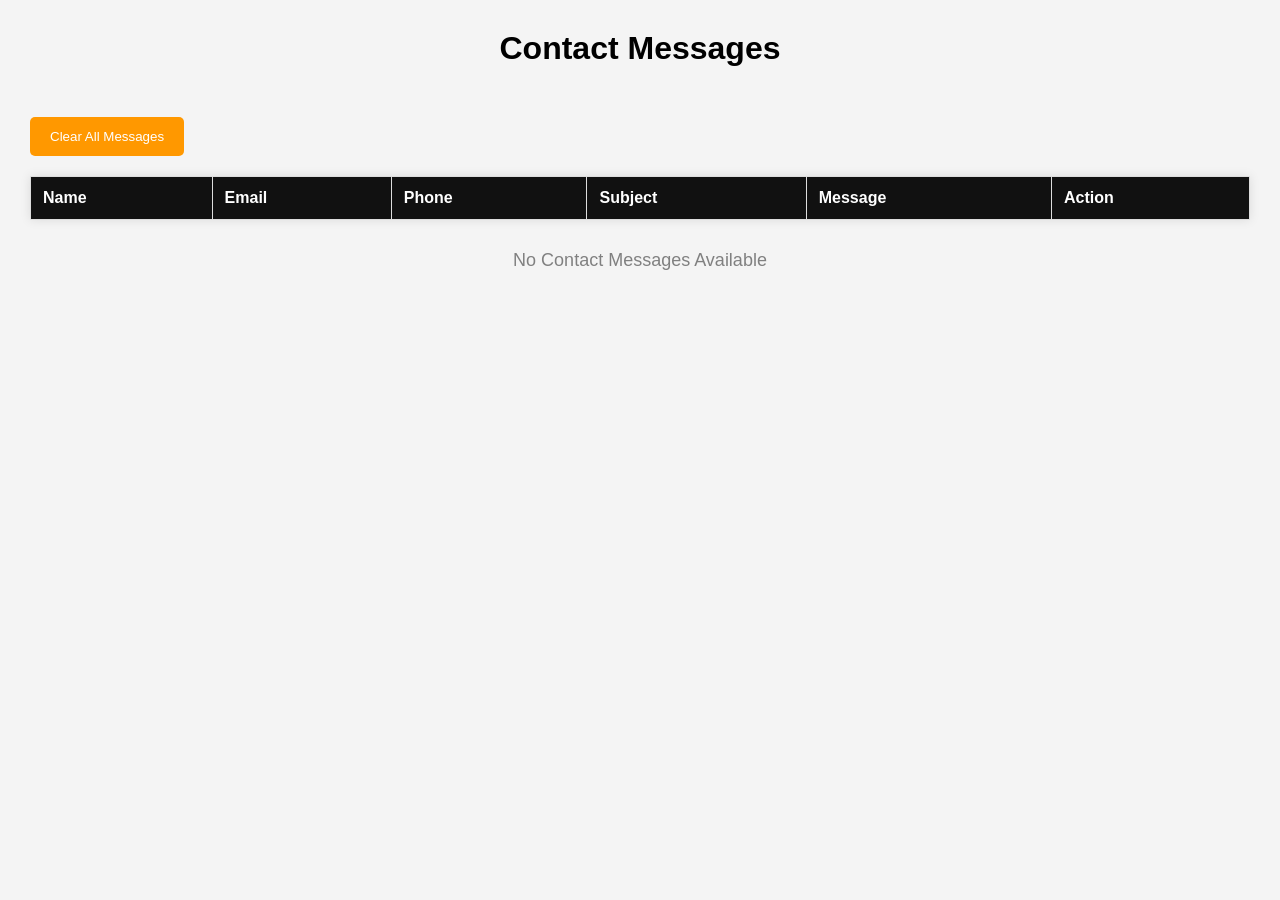
<file: admin.html>
<!DOCTYPE html>
<html lang="en">
<head>
    <meta charset="UTF-8">
    <meta name="viewport" content="width=device-width, initial-scale=1.0">
    <title>Admin - Contact Messages</title>

    <style>
        *{
            margin:0;
            padding:0;
            box-sizing:border-box;
            font-family:Arial, Helvetica, sans-serif;
        }

        body{
            background:#f4f4f4;
            padding:30px;
        }

        h1{
            text-align:center;
            margin-bottom:30px;
        }

        table{
            width:100%;
            border-collapse:collapse;
            background:white;
            box-shadow:0 0 10px rgba(0,0,0,.1);
        }

        th,td{
            border:1px solid #ddd;
            padding:12px;
            text-align:left;
        }

        th{
            background:#111;
            color:white;
        }

        tr:nth-child(even){
            background:#f9f9f9;
        }

        .delete-btn{
            background:red;
            color:white;
            border:none;
            padding:8px 12px;
            cursor:pointer;
            border-radius:5px;
        }

        .clear-btn{
            margin:20px 0;
            padding:12px 20px;
            background:#ff9800;
            color:white;
            border:none;
            border-radius:5px;
            cursor:pointer;
        }

        .no-data{
            text-align:center;
            margin-top:30px;
            font-size:18px;
            color:gray;
        }
    </style>
</head>

<body>

<h1>Contact Messages</h1>

<button class="clear-btn" onclick="clearMessages()">
    Clear All Messages
</button>

<table id="messageTable">
    <thead>
        <tr>
            <th>Name</th>
            <th>Email</th>
            <th>Phone</th>
            <th>Subject</th>
            <th>Message</th>
            <th>Action</th>
        </tr>
    </thead>

    <tbody id="messageBody">

    </tbody>

</table>

<p id="emptyMessage" class="no-data"></p>

<script>

let messages = JSON.parse(localStorage.getItem("contactMessages")) || [];

const tableBody = document.getElementById("messageBody");
const emptyMessage = document.getElementById("emptyMessage");

function loadMessages(){

    tableBody.innerHTML="";

    if(messages.length===0){

        emptyMessage.innerHTML="No Contact Messages Available";
        return;
    }

    emptyMessage.innerHTML="";

    messages.forEach((msg,index)=>{

        tableBody.innerHTML+=`
        <tr>

            <td>${msg.name}</td>
            <td>${msg.email}</td>
            <td>${msg.phone}</td>
            <td>${msg.subject}</td>
            <td>${msg.message}</td>

            <td>
                <button class="delete-btn"
                onclick="deleteMessage(${index})">
                Delete
                </button>
            </td>

        </tr>
        `;
    });

}

function deleteMessage(index){

    messages.splice(index,1);

    localStorage.setItem(
        "contactMessages",
        JSON.stringify(messages)
    );

    loadMessages();

}

function clearMessages(){

    if(confirm("Delete all messages?")){

        localStorage.removeItem("contactMessages");

        messages=[];

        loadMessages();

    }

}

loadMessages();

</script>

</body>
</html>
</file>
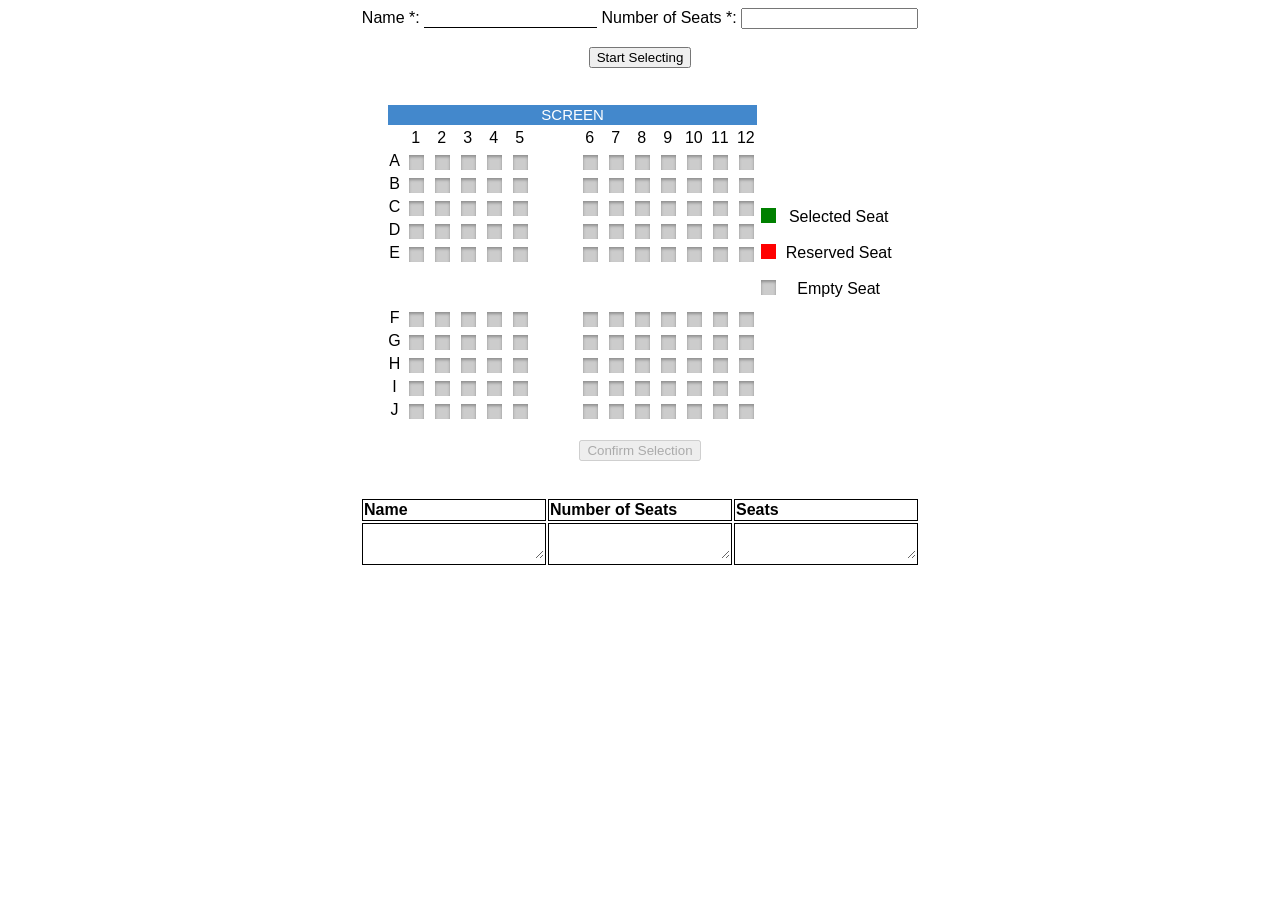
<file: booking.html>
<!DOCTYPE html>
<html lang="en">

<head>
    <meta charset="UTF-8">
    <meta http-equiv="X-UA-Compatible" content="IE=edge">
    <meta name="viewport" content="width=device-width, initial-scale=1.0">
    <title>Movie Theater Booking App</title>
    <link rel="stylesheet" href="css/booking.css">
</head>

<body onload="onLoaderFunc()">

    <div class="inputForm">
        <center>
            Name *: <input type="text" id="Username" required>
            Number of Seats *: <input type="number" id="Numseats" required>
            <br /><br />
            <button onclick="takeData()">Start Selecting</button>
        </center>
    </div>

    <div class="seatStructure">
        <center>

            <table id="seatsBlock">
                <p id="notification"></p>
                <tr>
                    <td colspan="14">
                        <div class="screen">SCREEN</div>
                    </td>
                    <td rowspan="20">
                        <div class="smallBox greenBox">Selected Seat</div> <br />
                        <div class="smallBox redBox">Reserved Seat</div><br />
                        <div class="smallBox emptyBox">Empty Seat</div><br />
                    </td>

                    <br />
                </tr>

                <tr>
                    <td></td>
                    <td>1</td>
                    <td>2</td>
                    <td>3</td>
                    <td>4</td>
                    <td>5</td>
                    <td></td>
                    <td>6</td>
                    <td>7</td>
                    <td>8</td>
                    <td>9</td>
                    <td>10</td>
                    <td>11</td>
                    <td>12</td>
                </tr>

                <tr>
                    <td>A</td>
                    <td><input type="checkbox" class="seats" value="A1"></td>
                    <td><input type="checkbox" class="seats" value="A2"></td>
                    <td><input type="checkbox" class="seats" value="A3"></td>
                    <td><input type="checkbox" class="seats" value="A4"></td>
                    <td><input type="checkbox" class="seats" value="A5"></td>
                    <td class="seatGap"></td>
                    <td><input type="checkbox" class="seats" value="A6"></td>
                    <td><input type="checkbox" class="seats" value="A7"></td>
                    <td><input type="checkbox" class="seats" value="A8"></td>
                    <td><input type="checkbox" class="seats" value="A9"></td>
                    <td><input type="checkbox" class="seats" value="A10"></td>
                    <td><input type="checkbox" class="seats" value="A11"></td>
                    <td><input type="checkbox" class="seats" value="A12"></td>
                </tr>

                <tr>
                    <td>B</td>
                    <td><input type="checkbox" class="seats" value="B1"></td>
                    <td><input type="checkbox" class="seats" value="B2"></td>
                    <td><input type="checkbox" class="seats" value="B3"></td>
                    <td><input type="checkbox" class="seats" value="B4"></td>
                    <td><input type="checkbox" class="seats" value="B5"></td>
                    <td></td>
                    <td><input type="checkbox" class="seats" value="B6"></td>
                    <td><input type="checkbox" class="seats" value="B7"></td>
                    <td><input type="checkbox" class="seats" value="B8"></td>
                    <td><input type="checkbox" class="seats" value="B9"></td>
                    <td><input type="checkbox" class="seats" value="B10"></td>
                    <td><input type="checkbox" class="seats" value="B11"></td>
                    <td><input type="checkbox" class="seats" value="B12"></td>
                </tr>

                <tr>
                    <td>C</td>
                    <td><input type="checkbox" class="seats" value="C1"></td>
                    <td><input type="checkbox" class="seats" value="C2"></td>
                    <td><input type="checkbox" class="seats" value="C3"></td>
                    <td><input type="checkbox" class="seats" value="C4"></td>
                    <td><input type="checkbox" class="seats" value="C5"></td>
                    <td></td>
                    <td><input type="checkbox" class="seats" value="C6"></td>
                    <td><input type="checkbox" class="seats" value="C7"></td>
                    <td><input type="checkbox" class="seats" value="C8"></td>
                    <td><input type="checkbox" class="seats" value="C9"></td>
                    <td><input type="checkbox" class="seats" value="C10"></td>
                    <td><input type="checkbox" class="seats" value="C11"></td>
                    <td><input type="checkbox" class="seats" value="C12"></td>
                </tr>

                <tr>
                    <td>D</td>
                    <td><input type="checkbox" class="seats" value="D1"></td>
                    <td><input type="checkbox" class="seats" value="D2"></td>
                    <td><input type="checkbox" class="seats" value="D3"></td>
                    <td><input type="checkbox" class="seats" value="D4"></td>
                    <td><input type="checkbox" class="seats" value="D5"></td>
                    <td></td>
                    <td><input type="checkbox" class="seats" value="D6"></td>
                    <td><input type="checkbox" class="seats" value="D7"></td>
                    <td><input type="checkbox" class="seats" value="D8"></td>
                    <td><input type="checkbox" class="seats" value="D9"></td>
                    <td><input type="checkbox" class="seats" value="D10"></td>
                    <td><input type="checkbox" class="seats" value="D11"></td>
                    <td><input type="checkbox" class="seats" value="D12"></td>
                </tr>

                <tr>
                    <td>E</td>
                    <td><input type="checkbox" class="seats" value="E1"></td>
                    <td><input type="checkbox" class="seats" value="E2"></td>
                    <td><input type="checkbox" class="seats" value="E3"></td>
                    <td><input type="checkbox" class="seats" value="E4"></td>
                    <td><input type="checkbox" class="seats" value="E5"></td>
                    <td></td>
                    <td><input type="checkbox" class="seats" value="E6"></td>
                    <td><input type="checkbox" class="seats" value="E7"></td>
                    <td><input type="checkbox" class="seats" value="E8"></td>
                    <td><input type="checkbox" class="seats" value="E9"></td>
                    <td><input type="checkbox" class="seats" value="E10"></td>
                    <td><input type="checkbox" class="seats" value="E11"></td>
                    <td><input type="checkbox" class="seats" value="E12"></td>
                </tr>

                <tr class="seatVGap"></tr>

                <tr>
                    <td>F</td>
                    <td><input type="checkbox" class="seats" value="F1"></td>
                    <td><input type="checkbox" class="seats" value="F2"></td>
                    <td><input type="checkbox" class="seats" value="F3"></td>
                    <td><input type="checkbox" class="seats" value="F4"></td>
                    <td><input type="checkbox" class="seats" value="F5"></td>
                    <td></td>
                    <td><input type="checkbox" class="seats" value="F6"></td>
                    <td><input type="checkbox" class="seats" value="F7"></td>
                    <td><input type="checkbox" class="seats" value="F8"></td>
                    <td><input type="checkbox" class="seats" value="F9"></td>
                    <td><input type="checkbox" class="seats" value="F10"></td>
                    <td><input type="checkbox" class="seats" value="F11"></td>
                    <td><input type="checkbox" class="seats" value="F12"></td>
                </tr>

                <tr>
                    <td>G</td>
                    <td><input type="checkbox" class="seats" value="G1"></td>
                    <td><input type="checkbox" class="seats" value="G2"></td>
                    <td><input type="checkbox" class="seats" value="G3"></td>
                    <td><input type="checkbox" class="seats" value="G4"></td>
                    <td><input type="checkbox" class="seats" value="G5"></td>
                    <td></td>
                    <td><input type="checkbox" class="seats" value="G6"></td>
                    <td><input type="checkbox" class="seats" value="G7"></td>
                    <td><input type="checkbox" class="seats" value="G8"></td>
                    <td><input type="checkbox" class="seats" value="G9"></td>
                    <td><input type="checkbox" class="seats" value="G10"></td>
                    <td><input type="checkbox" class="seats" value="G11"></td>
                    <td><input type="checkbox" class="seats" value="G12"></td>
                </tr>

                <tr>
                    <td>H</td>
                    <td><input type="checkbox" class="seats" value="H1"></td>
                    <td><input type="checkbox" class="seats" value="H2"></td>
                    <td><input type="checkbox" class="seats" value="H3"></td>
                    <td><input type="checkbox" class="seats" value="H4"></td>
                    <td><input type="checkbox" class="seats" value="H5"></td>
                    <td></td>
                    <td><input type="checkbox" class="seats" value="H6"></td>
                    <td><input type="checkbox" class="seats" value="H7"></td>
                    <td><input type="checkbox" class="seats" value="H8"></td>
                    <td><input type="checkbox" class="seats" value="H9"></td>
                    <td><input type="checkbox" class="seats" value="H10"></td>
                    <td><input type="checkbox" class="seats" value="H11"></td>
                    <td><input type="checkbox" class="seats" value="H12"></td>
                </tr>

                <tr>
                    <td>I</td>
                    <td><input type="checkbox" class="seats" value="I1"></td>
                    <td><input type="checkbox" class="seats" value="I2"></td>
                    <td><input type="checkbox" class="seats" value="I3"></td>
                    <td><input type="checkbox" class="seats" value="I4"></td>
                    <td><input type="checkbox" class="seats" value="I5"></td>
                    <td></td>
                    <td><input type="checkbox" class="seats" value="I6"></td>
                    <td><input type="checkbox" class="seats" value="I7"></td>
                    <td><input type="checkbox" class="seats" value="I8"></td>
                    <td><input type="checkbox" class="seats" value="I9"></td>
                    <td><input type="checkbox" class="seats" value="I10"></td>
                    <td><input type="checkbox" class="seats" value="I11"></td>
                    <td><input type="checkbox" class="seats" value="I12"></td>
                </tr>

                <tr>
                    <td>J</td>
                    <td><input type="checkbox" class="seats" value="J1"></td>
                    <td><input type="checkbox" class="seats" value="J2"></td>
                    <td><input type="checkbox" class="seats" value="J3"></td>
                    <td><input type="checkbox" class="seats" value="J4"></td>
                    <td><input type="checkbox" class="seats" value="J5"></td>
                    <td></td>
                    <td><input type="checkbox" class="seats" value="J6"></td>
                    <td><input type="checkbox" class="seats" value="J7"></td>
                    <td><input type="checkbox" class="seats" value="J8"></td>
                    <td><input type="checkbox" class="seats" value="J9"></td>
                    <td><input type="checkbox" class="seats" value="J10"></td>
                    <td><input type="checkbox" class="seats" value="J11"></td>
                    <td><input type="checkbox" class="seats" value="J12"></td>
                </tr>

            </table>
            <br /><button onclick="updateTextArea()">Confirm Selection</button>
            <br /><button id="proceedButton" style="display: none;" onclick="proceedToPayment()">Proceed to
                Payment</button>
        </center>
    </div>

    <br /><br />

    <div class="displayerBoxes">
        <center>
            <table class="Displaytable">
                <tr>
                    <th>Name</th>
                    <th>Number of Seats</th>
                    <th>Seats</th>
                </tr>
                <tr>
                    <td><textarea id="nameDisplay"></textarea></td>
                    <td><textarea id="NumberDisplay"></textarea></td>
                    <td><textarea id="seatsDisplay"></textarea></td>
                </tr>
            </table>
        </center>
    </div>
    <script src='https://cdnjs.cloudflare.com/ajax/libs/jquery/3.1.0/jquery.min.js'></script>
    <script src="js/booking.js"></script>
</body>

</html>
</file>
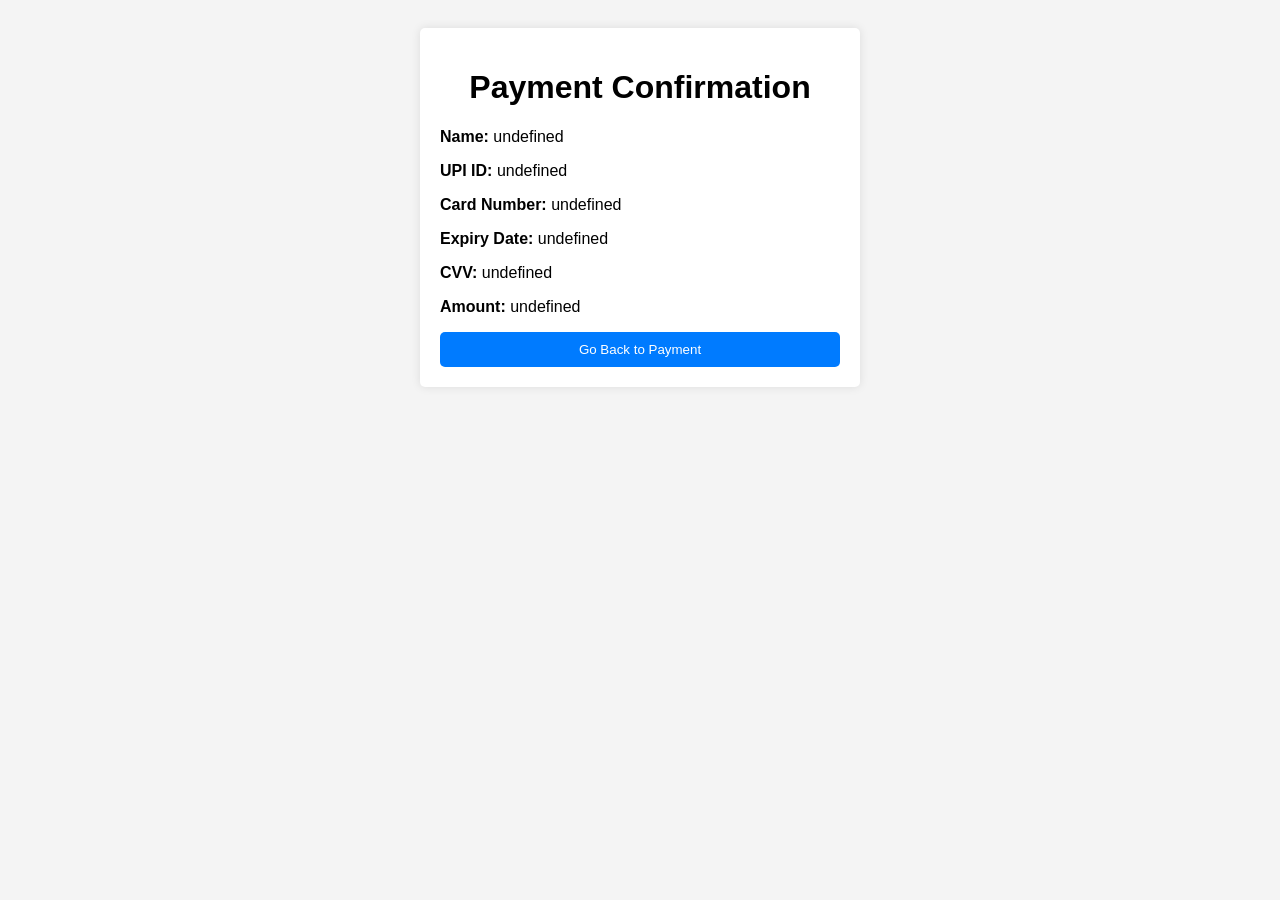
<file: confirmation.html>
<!DOCTYPE html>
<html lang="en">

<head>
    <meta charset="UTF-8">
    <meta http-equiv="X-UA-Compatible" content="IE=edge">
    <meta name="viewport" content="width=device-width, initial-scale=1.0">
    <title>Payment Confirmation</title>
    <link rel="stylesheet" href="css/confirmation.css">
</head>

<body>

    <div class="confirmation-container">
        <h1>Payment Confirmation</h1>
        <div id="paymentDetails"></div>
        <button onclick="goBack()">Go Back to Payment</button>
    </div>

    <script>
        function getQueryParams() {
            const params = {};
            const queryString = window.location.search.substring(1);
            const regex = /([^&=]+)=([^&]*)/g;
            let m;

            while (m = regex.exec(queryString)) {
                params[decodeURIComponent(m[1])] = decodeURIComponent(m[2]);
            }
            return params;
        }

        function displayPaymentDetails() {
            const params = getQueryParams();
            const paymentDetails = `
                <p><strong>Name:</strong> ${params.username}</p>
                <p><strong>UPI ID:</strong> ${params.upiId}</p>
                <p><strong>Card Number:</strong> ${params.cardNumber}</p>
                <p><strong>Expiry Date:</strong> ${params.expiryDate}</p>
                <p><strong>CVV:</strong> ${params.cvv}</p>
                <p><strong>Amount:</strong> ${params.amount}</p>
            `;
            document.getElementById('paymentDetails').innerHTML = paymentDetails;
        }

        function goBack() {
            window.history.back(); // Go back to the previous page
        }

        // Display payment details on page load
        window.onload = displayPaymentDetails;
    </script>

    <style>
        body {
            font-family: Arial, sans-serif;
            background-color: #f4f4f4;
            padding: 20px;
        }

        .confirmation-container {
            max-width: 400px;
            margin: auto;
            background: white;
            padding: 20px;
            border-radius: 5px;
            box-shadow: 0 0 10px rgba(0, 0, 0, 0.1);
        }

        h1 {
            text-align: center;
        }

        button {
            width: 100%;
            padding: 10px;
            background-color: #007bff;
            color: white;
            border: none;
            border-radius: 5px;
            cursor: pointer;
        }

        button:hover {
            background-color: #0056b3;
        }
    </style>
</body>

</html>
</file>
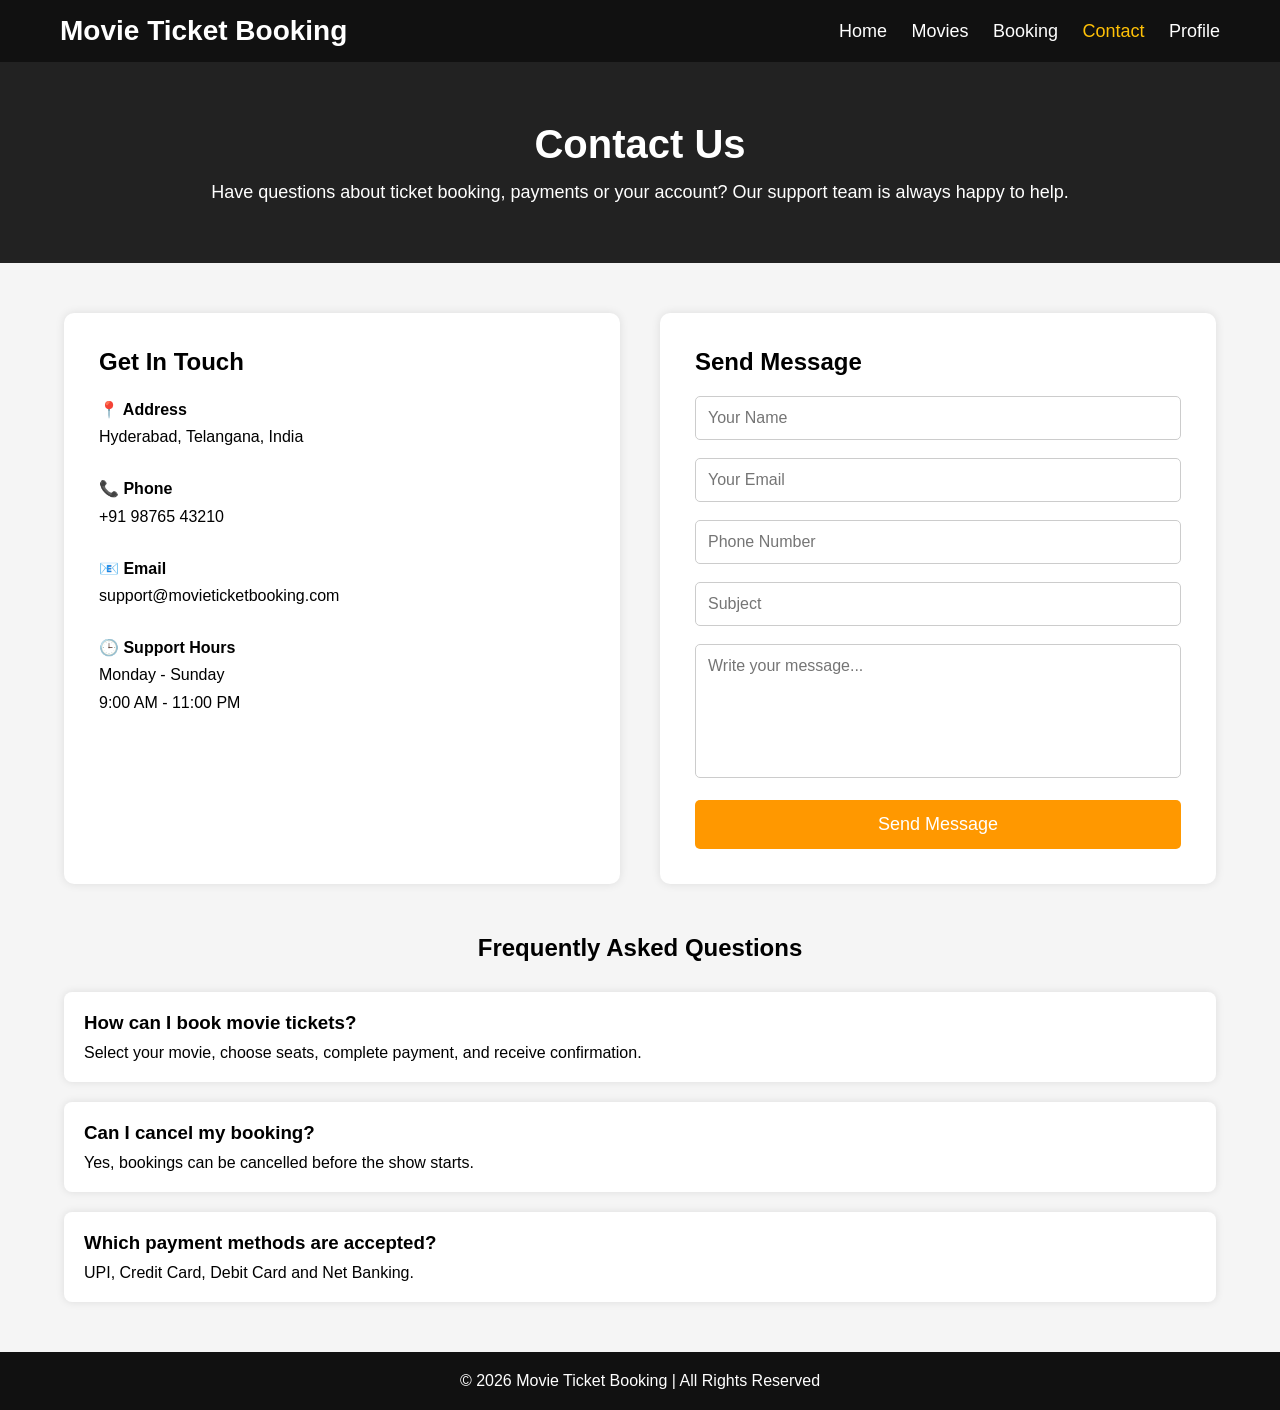
<file: contact.html>
<!DOCTYPE html>
<html lang="en">
<head>
    <meta charset="UTF-8">
    <meta name="viewport" content="width=device-width, initial-scale=1.0">
    <title>Contact Us | Movie Ticket Booking</title>

    <link rel="stylesheet" href="css/contact.css">

    <script>
        function sendMessage(event){
            event.preventDefault();

            alert("Thank you! Your message has been sent successfully.");

            document.getElementById("contactForm").reset();
        }
    </script>

</head>
<body>

<header>
    <h1>Movie Ticket Booking</h1>

    <nav>
        <a href="index.html">Home</a>
        <a href="movies.html">Movies</a>
        <a href="booking.html">Booking</a>
        <a href="contact.html" class="active">Contact</a>
        <a href="profile.html">Profile</a>
    </nav>
</header>

<section class="contact-banner">
    <h2>Contact Us</h2>

    <p>
        Have questions about ticket booking, payments or your account?
        Our support team is always happy to help.
    </p>
</section>

<section class="contact-container">

    <div class="contact-info">

        <h2>Get In Touch</h2>

        <p><strong>📍 Address</strong><br>
        Hyderabad, Telangana, India</p>

        <p><strong>📞 Phone</strong><br>
        +91 98765 43210</p>

        <p><strong>📧 Email</strong><br>
        support@movieticketbooking.com</p>

        <p><strong>🕒 Support Hours</strong><br>
        Monday - Sunday<br>
        9:00 AM - 11:00 PM</p>

    </div>


    <div class="contact-form">

        <h2>Send Message</h2>

        <form id="contactForm" onsubmit="sendMessage(event)">

            <input
                type="text"
                placeholder="Your Name"
                required>

            <input
                type="email"
                placeholder="Your Email"
                required>

            <input
                type="tel"
                placeholder="Phone Number"
                required>

            <input
                type="text"
                placeholder="Subject"
                required>

            <textarea
                rows="6"
                placeholder="Write your message..."
                required></textarea>

            <button type="submit">
                Send Message
            </button>

        </form>

    </div>

</section>

<section class="faq">

<h2>Frequently Asked Questions</h2>

<div class="question">
<h3>How can I book movie tickets?</h3>
<p>Select your movie, choose seats, complete payment, and receive confirmation.</p>
</div>

<div class="question">
<h3>Can I cancel my booking?</h3>
<p>Yes, bookings can be cancelled before the show starts.</p>
</div>

<div class="question">
<h3>Which payment methods are accepted?</h3>
<p>UPI, Credit Card, Debit Card and Net Banking.</p>
</div>

</section>

<footer>

<p>
© 2026 Movie Ticket Booking |
All Rights Reserved
</p>

</footer>

</body>
</html>
</file>
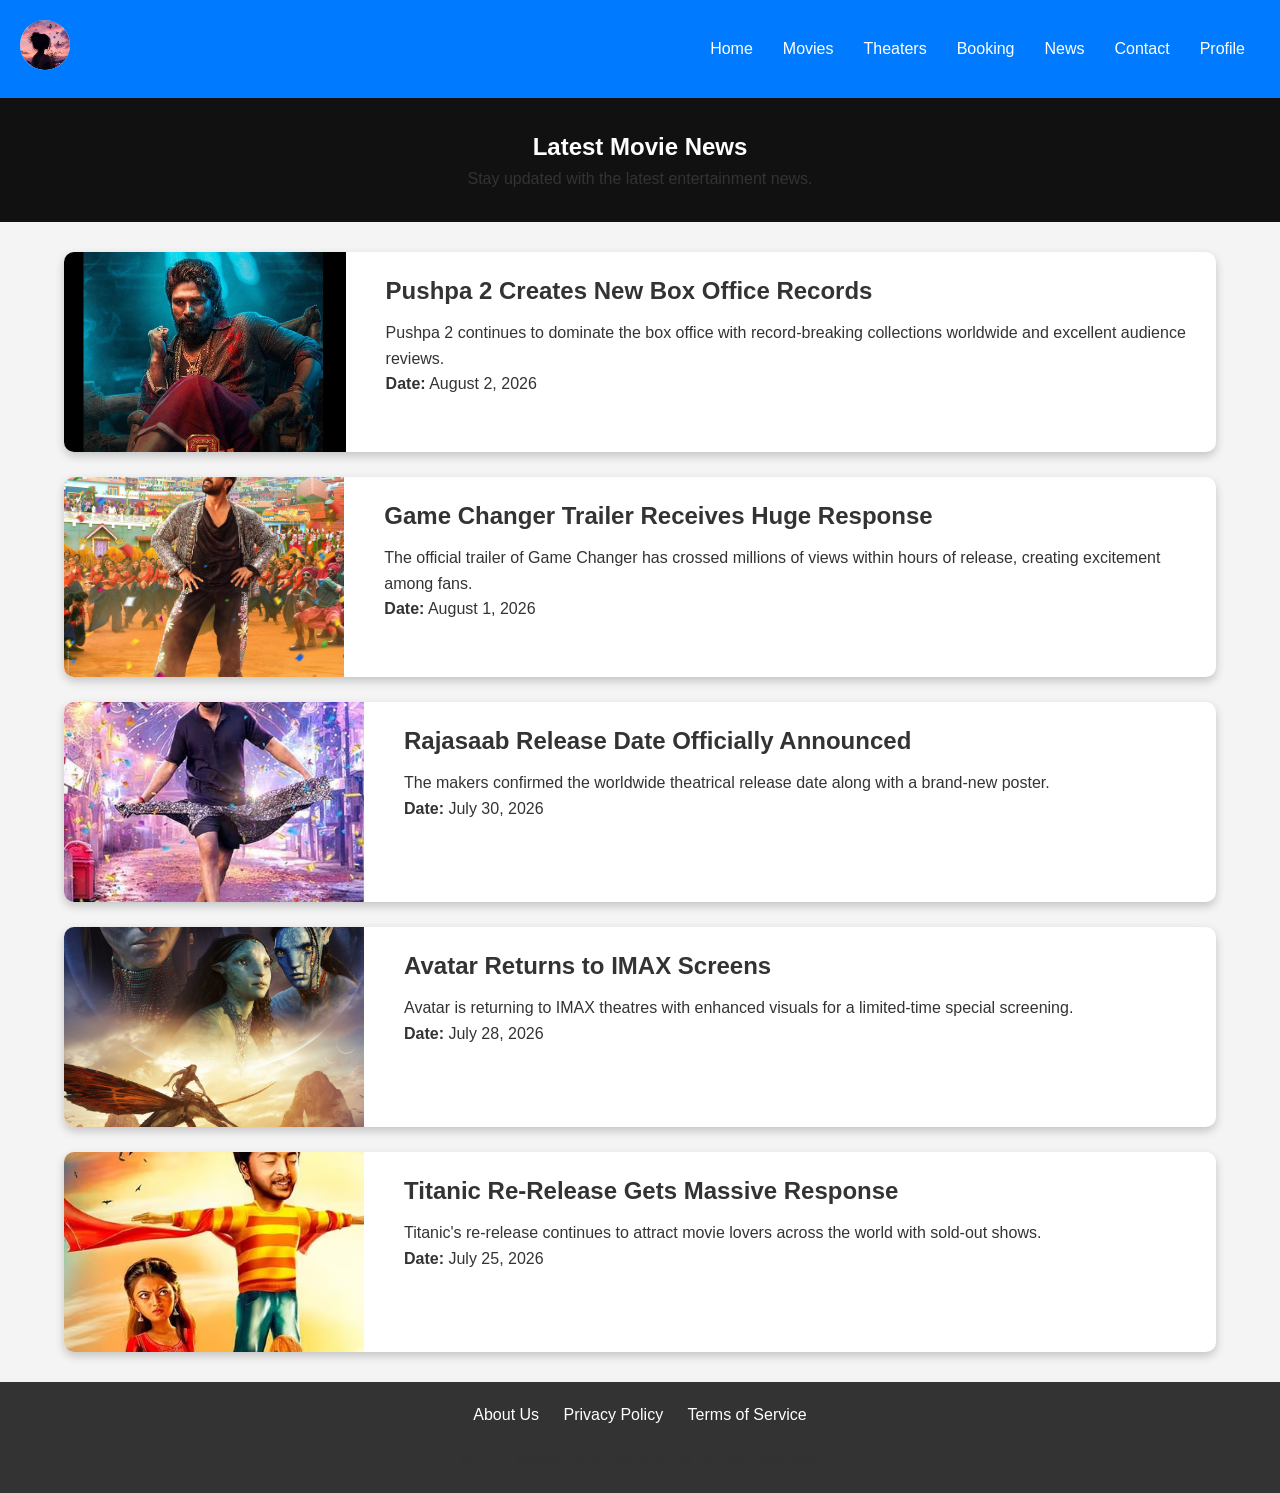
<file: news.html>
<!DOCTYPE html>
<html lang="en">
<head>
    <meta charset="UTF-8">
    <meta name="viewport" content="width=device-width, initial-scale=1.0">
    <title>Movie News</title>
    <link rel="stylesheet" href="css/styles.css">
</head>
<body>

<header>
    <div class="logo">
        <img src="images/logo.jpeg" alt="Logo">
    </div>

    <nav>
        <ul>
            <li><a href="index.html">Home</a></li>
            <li><a href="movies.html">Movies</a></li>
            <li><a href="theaters.html">Theaters</a></li>
            <li><a href="booking.html">Booking</a></li>
            <li><a href="news.html" class="active">News</a></li>
            <li><a href="contact.html">Contact</a></li>
            <li><a href="profile.html">Profile</a></li>
        </ul>
    </nav>
</header>

<section class="page-title">
    <h1>Latest Movie News</h1>
    <p>Stay updated with the latest entertainment news.</p>
</section>

<section class="news-container">

    <div class="news-card">
        <img src="images/pushpa2.webp" alt="Pushpa 2">
        <div class="news-content">
            <h2>Pushpa 2 Creates New Box Office Records</h2>
            <p>
                Pushpa 2 continues to dominate the box office with record-breaking collections
                worldwide and excellent audience reviews.
            </p>
            <p><strong>Date:</strong> August 2, 2026</p>
        </div>
    </div>

    <div class="news-card">
        <img src="images/Game Changer.jpg" alt="Game Changer">
        <div class="news-content">
            <h2>Game Changer Trailer Receives Huge Response</h2>
            <p>
                The official trailer of Game Changer has crossed millions of views within
                hours of release, creating excitement among fans.
            </p>
            <p><strong>Date:</strong> August 1, 2026</p>
        </div>
    </div>

    <div class="news-card">
        <img src="images/movie3.jpg" alt="Rajasaab">
        <div class="news-content">
            <h2>Rajasaab Release Date Officially Announced</h2>
            <p>
                The makers confirmed the worldwide theatrical release date along with a
                brand-new poster.
            </p>
            <p><strong>Date:</strong> July 30, 2026</p>
        </div>
    </div>

    <div class="news-card">
        <img src="images/avatar.jpg" alt="Avatar">
        <div class="news-content">
            <h2>Avatar Returns to IMAX Screens</h2>
            <p>
                Avatar is returning to IMAX theatres with enhanced visuals for a limited-time
                special screening.
            </p>
            <p><strong>Date:</strong> July 28, 2026</p>
        </div>
    </div>

    <div class="news-card">
        <img src="images/titanic.avif" alt="Titanic">
        <div class="news-content">
            <h2>Titanic Re-Release Gets Massive Response</h2>
            <p>
                Titanic's re-release continues to attract movie lovers across the world with
                sold-out shows.
            </p>
            <p><strong>Date:</strong> July 25, 2026</p>
        </div>
    </div>

</section>

<footer>
    <div class="footer-links">
        <a href="about.html">About Us</a>
        <a href="privacy.html">Privacy Policy</a>
        <a href="terms.html">Terms of Service</a>
    </div>

    <p>&copy; 2026 Movie Ticket Booking. All Rights Reserved.</p>
</footer>

</body>
</html>
</file>
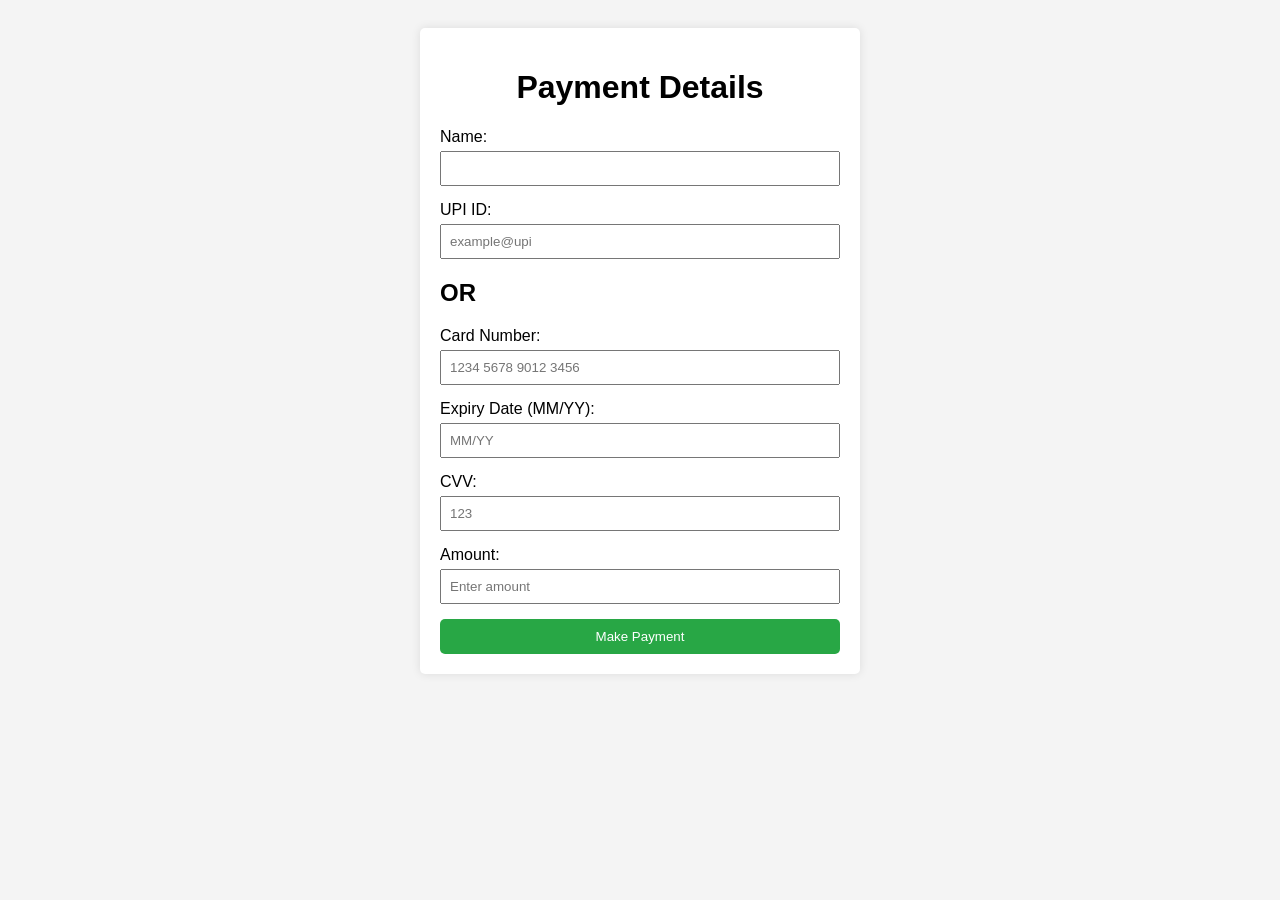
<file: payment.html>
<!DOCTYPE html>
<html lang="en">

<head>
    <meta charset="UTF-8">
    <meta http-equiv="X-UA-Compatible" content="IE=edge">
    <meta name="viewport" content="width=device-width, initial-scale=1.0">
    <title>Payment Page</title>
    <link rel="stylesheet" href="css/payment.css">
</head>

<body>

    <div class="payment-container">
        <h1>Payment Details</h1>
        <form id="paymentForm" onsubmit="return handlePayment(event)">
            <div class="form-group">
                <label for="username">Name:</label>
                <input type="text" id="username" required>
            </div>

            <div class="form-group">
                <label for="upiId">UPI ID:</label>
                <input type="text" id="upiId" placeholder="example@upi" required>
            </div>

            <h2>OR</h2>

            <div class="form-group">
                <label for="cardNumber">Card Number:</label>
                <input type="text" id="cardNumber" placeholder="1234 5678 9012 3456" required>
            </div>

            <div class="form-group">
                <label for="expiryDate">Expiry Date (MM/YY):</label>
                <input type="text" id="expiryDate" placeholder="MM/YY" required>
            </div>

            <div class="form-group">
                <label for="cvv">CVV:</label>
                <input type="text" id="cvv" placeholder="123" required>
            </div>

            <div class="form-group">
                <label for="amount">Amount:</label>
                <input type="text" id="amount" placeholder="Enter amount" required>
            </div>

            <button type="submit">Make Payment</button>
        </form>
    </div>

    <script>
        function handlePayment(event) {
            event.preventDefault(); // Prevent form submission

            // Get form values
            const username = document.getElementById('username').value;
            const upiId = document.getElementById('upiId').value;
            const cardNumber = document.getElementById('cardNumber').value;
            const expiryDate = document.getElementById('expiryDate').value;
            const cvv = document.getElementById('cvv').value;
            const amount = document.getElementById('amount').value;

            // Redirect to confirmation page with payment details
            const confirmationUrl = `confirmation.html?username=${encodeURIComponent(username)}&upiId=${encodeURIComponent(upiId)}&cardNumber=${encodeURIComponent(cardNumber)}&expiryDate=${encodeURIComponent(expiryDate)}&cvv=${encodeURIComponent(cvv)}&amount=${encodeURIComponent(amount)}`;

            window.location.href = confirmationUrl; // Redirect to confirmation page
        }
    </script>

    <style>
        body {
            font-family: Arial, sans-serif;
            background-color: #f4f4f4;
            padding: 20px;
        }

        .payment-container {
            max-width: 400px;
            margin: auto;
            background: white;
            padding: 20px;
            border-radius: 5px;
            box-shadow: 0 0 10px rgba(0, 0, 0, 0.1);
        }

        h1 {
            text-align: center;
        }

        .form-group {
            margin-bottom: 15px;
        }

        label {
            display: block;
            margin-bottom: 5px;
        }

        input {
            width: 100%;
            padding: 8px;
            box-sizing: border-box;
        }

        button {
            width: 100%;
            padding: 10px;
            background-color: #28a745;
            color: white;
            border: none;
            border-radius: 5px;
            cursor: pointer;
        }

        button:hover {
            background-color: #218838;
        }
    </style>
</body>

</html>
</file>
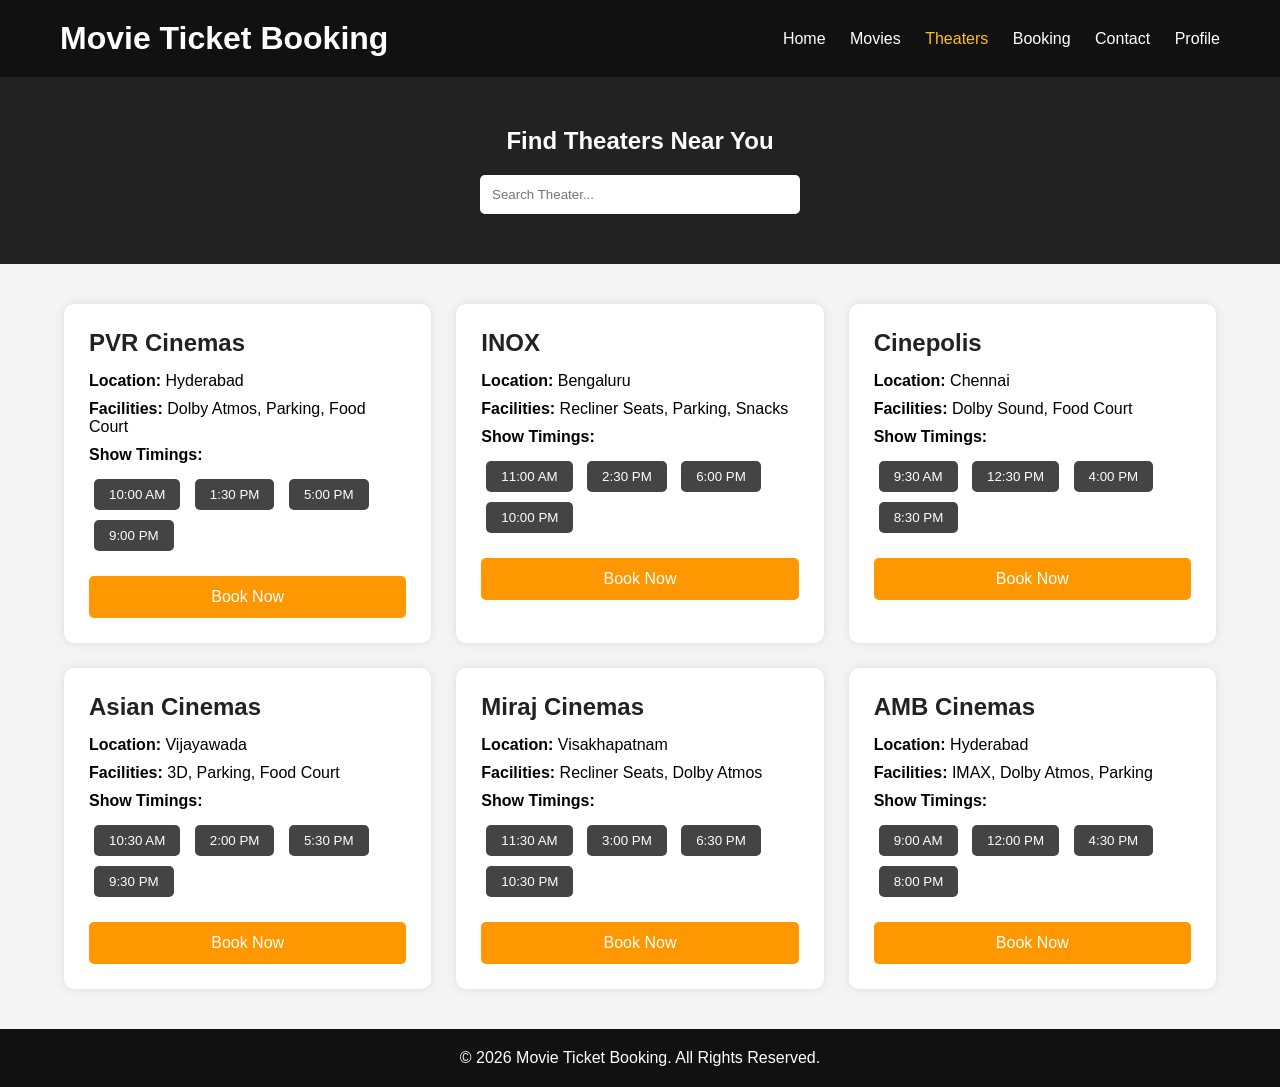
<file: theaters.html>
<!DOCTYPE html>
<html lang="en">
<head>
    <meta charset="UTF-8">
    <meta name="viewport" content="width=device-width, initial-scale=1.0">
    <title>Theaters | Movie Ticket Booking</title>

    <link rel="stylesheet" href="css/theaters.css">
</head>

<body>

<header>

    <h1>Movie Ticket Booking</h1>

    <nav>
        <a href="index.html">Home</a>
        <a href="movies.html">Movies</a>
        <a href="theaters.html" class="active">Theaters</a>
        <a href="booking.html">Booking</a>
        <a href="contact.html">Contact</a>
        <a href="profile.html">Profile</a>
    </nav>

</header>

<section class="banner">

    <h2>Find Theaters Near You</h2>

    <input
        type="text"
        id="search"
        placeholder="Search Theater..."
        onkeyup="searchTheater()">

</section>

<section class="theater-container" id="theaterContainer">

<div class="theater-card">

<h2>PVR Cinemas</h2>

<p><strong>Location:</strong> Hyderabad</p>

<p><strong>Facilities:</strong> Dolby Atmos, Parking, Food Court</p>

<p><strong>Show Timings:</strong></p>

<div class="timings">
<button>10:00 AM</button>
<button>1:30 PM</button>
<button>5:00 PM</button>
<button>9:00 PM</button>
</div>

<a href="booking.html">
<button class="book-btn">Book Now</button>
</a>

</div>

<div class="theater-card">

<h2>INOX</h2>

<p><strong>Location:</strong> Bengaluru</p>

<p><strong>Facilities:</strong> Recliner Seats, Parking, Snacks</p>

<p><strong>Show Timings:</strong></p>

<div class="timings">
<button>11:00 AM</button>
<button>2:30 PM</button>
<button>6:00 PM</button>
<button>10:00 PM</button>
</div>

<a href="booking.html">
<button class="book-btn">Book Now</button>
</a>

</div>

<div class="theater-card">

<h2>Cinepolis</h2>

<p><strong>Location:</strong> Chennai</p>

<p><strong>Facilities:</strong> Dolby Sound, Food Court</p>

<p><strong>Show Timings:</strong></p>

<div class="timings">
<button>9:30 AM</button>
<button>12:30 PM</button>
<button>4:00 PM</button>
<button>8:30 PM</button>
</div>

<a href="booking.html">
<button class="book-btn">Book Now</button>
</a>

</div>

<div class="theater-card">

<h2>Asian Cinemas</h2>

<p><strong>Location:</strong> Vijayawada</p>

<p><strong>Facilities:</strong> 3D, Parking, Food Court</p>

<p><strong>Show Timings:</strong></p>

<div class="timings">
<button>10:30 AM</button>
<button>2:00 PM</button>
<button>5:30 PM</button>
<button>9:30 PM</button>
</div>

<a href="booking.html">
<button class="book-btn">Book Now</button>
</a>

</div>

<div class="theater-card">

<h2>Miraj Cinemas</h2>

<p><strong>Location:</strong> Visakhapatnam</p>

<p><strong>Facilities:</strong> Recliner Seats, Dolby Atmos</p>

<p><strong>Show Timings:</strong></p>

<div class="timings">
<button>11:30 AM</button>
<button>3:00 PM</button>
<button>6:30 PM</button>
<button>10:30 PM</button>
</div>

<a href="booking.html">
<button class="book-btn">Book Now</button>
</a>

</div>

<div class="theater-card">

<h2>AMB Cinemas</h2>

<p><strong>Location:</strong> Hyderabad</p>

<p><strong>Facilities:</strong> IMAX, Dolby Atmos, Parking</p>

<p><strong>Show Timings:</strong></p>

<div class="timings">
<button>9:00 AM</button>
<button>12:00 PM</button>
<button>4:30 PM</button>
<button>8:00 PM</button>
</div>

<a href="booking.html">
<button class="book-btn">Book Now</button>
</a>

</div>

</section>

<footer>

<p>
© 2026 Movie Ticket Booking. All Rights Reserved.
</p>

</footer>

<script src="js/theaters.js"></script>

</body>
</html>
</file>
<file: css/booking.css>
body {
    font-family: "Helvetica Neue", Helvetica, Arial, sans-serif;
}

#Username {
    border: none;
    border-bottom: 1px solid;
}

.screen {
    width: 100%;
    height: 20px;
    background: #4388cc;
    color: #fff;
    line-height: 20px;
    font-size: 15px;
}

.smallBox::before {
    content: ".";
    width: 15px;
    height: 15px;
    float: left;
    margin-right: 10px;
}

.greenBox::before {
    content: "";
    background: Green;
}

.redBox::before {
    content: "";
    background: Red;
}

.emptyBox::before {
    content: "";
    box-shadow: inset 0px 2px 3px 0px rgba(0, 0, 0, .3), 0px 1px 0px 0px rgba(255, 255, 255, .8);
    background-color: #ccc;
}

.seats {
    border: 1px solid red;
    background: yellow;
}

.seatGap {
    width: 40px;
}

.seatVGap {
    height: 40px;
}

table {
    text-align: center;
}

.Displaytable {
    text-align: center;
}

.Displaytable td,
.Displaytable th {
    border: 1px solid;
    text-align: left;
}

textarea {
    border: none;
    background: transparent;
}

input[type=checkbox] {
    width: 0px;
    margin-right: 18px;
}

input[type=checkbox]:before {
    content: "";
    width: 15px;
    height: 15px;
    display: inline-block;
    vertical-align: middle;
    text-align: center;
    box-shadow: inset 0px 2px 3px 0px rgba(0, 0, 0, .3), 0px 1px 0px 0px rgba(255, 255, 255, .8);
    background-color: #ccc;
}

input[type=checkbox]:checked:before {
    background-color: Green;
    font-size: 15px;
}
</file>
<file: css/confirmation.css>

</file>
<file: css/contact.css>
*{
    margin:0;
    padding:0;
    box-sizing:border-box;
    font-family:Arial, Helvetica, sans-serif;
}

body{
    background:#f5f5f5;
}

/* Header */

header{
    background:#111;
    color:white;
    display:flex;
    justify-content:space-between;
    align-items:center;
    padding:15px 60px;
}

header h1{
    font-size:28px;
}

nav a{
    color:white;
    text-decoration:none;
    margin-left:20px;
    font-size:18px;
}

nav a:hover,
nav .active{
    color:#ffc107;
}

/* Banner */

.contact-banner{
    text-align:center;
    padding:60px 20px;
    background:#222;
    color:white;
}

.contact-banner h2{
    font-size:40px;
    margin-bottom:15px;
}

.contact-banner p{
    font-size:18px;
}

/* Contact */

.contact-container{
    width:90%;
    margin:50px auto;
    display:grid;
    grid-template-columns:1fr 1fr;
    gap:40px;
}

.contact-info,
.contact-form{
    background:white;
    padding:35px;
    border-radius:10px;
    box-shadow:0 0 10px rgba(0,0,0,.1);
}

.contact-info h2,
.contact-form h2{
    margin-bottom:20px;
}

.contact-info p{
    margin-bottom:25px;
    line-height:1.7;
}

/* Form */

form input,
form textarea{
    width:100%;
    padding:12px;
    margin-bottom:18px;
    border:1px solid #ccc;
    border-radius:5px;
    font-size:16px;
}

form textarea{
    resize:none;
}

button{
    width:100%;
    padding:14px;
    background:#ff9800;
    color:white;
    border:none;
    border-radius:5px;
    cursor:pointer;
    font-size:18px;
}

button:hover{
    background:#e68900;
}

/* FAQ */

.faq{
    width:90%;
    margin:auto;
    margin-bottom:50px;
}

.faq h2{
    text-align:center;
    margin-bottom:30px;
}

.question{
    background:white;
    margin-bottom:20px;
    padding:20px;
    border-radius:8px;
    box-shadow:0 0 8px rgba(0,0,0,.1);
}

.question h3{
    margin-bottom:10px;
}

/* Footer */

footer{
    background:#111;
    color:white;
    text-align:center;
    padding:20px;
}

/* Responsive */

@media(max-width:768px){

header{
    flex-direction:column;
}

nav{
    margin-top:15px;
}

.contact-container{
    grid-template-columns:1fr;
}

.contact-banner h2{
    font-size:32px;
}

}
</file>
<file: css/styles.css>
/* General Reset */
* {
    margin: 0;
    padding: 0;
    box-sizing: border-box;
}

/* Body */
body {
    font-family: Arial, sans-serif;
    line-height: 1.6;
    background-color: #f4f4f4;
    color: #333;
}

/* Header */
header {
    display: flex;
    justify-content: space-between;
    align-items: center;
    padding: 20px;
    background-color: #007BFF;
    color: white;
}

.logo img {
    width: 50px;
    /* Adjust size as needed */
    height: 50px;
    /* Same as width for a circle */
    border-radius: 50%;
    /* Makes the image circular */
    object-fit: cover;
    /* Ensures the image fills the circle */
    object-position: top;
    /* Centers the image within the circle */
}
.page-title{
    text-align:center;
    padding:30px;
    background:#111;
    color:white;
}

.news-container{
    width:90%;
    margin:30px auto;
}

.news-card{
    display:flex;
    gap:20px;
    background:white;
    margin-bottom:25px;
    border-radius:10px;
    overflow:hidden;
    box-shadow:0 4px 10px rgba(0,0,0,.2);
}

.news-card img{
    width:300px;
    height:200px;
    object-fit:cover;
}

.news-content{
    padding:20px;
}

.news-content h2{
    margin-bottom:10px;
}

.news-content p{
    line-height:1.6;
}

@media(max-width:768px){
    .news-card{
        flex-direction:column;
    }

    .news-card img{
        width:100%;
        height:220px;
    }
}

nav ul {
    list-style: none;
    display: flex;
}

nav ul li {
    margin: 0 15px;
}

nav ul li a {
    color: white;
    text-decoration: none;
}

.search-bar {
    padding: 10px;
    border: none;
    border-radius: 5px;
}

.filters {
    padding: 20px;
    background-color: #f9f9f9;
    border: 1px solid #ddd;
    margin: 20px;
    border-radius: 8px;
}

.filter-container {
    display: flex;
    justify-content: space-between;
    flex-wrap: wrap;
}

.filter-section {
    flex: 1;
    min-width: 200px;
    /* Minimum width for smaller screens */
    margin-right: 20px;
    /* Space between filter sections */
}

.filter-section h3 {
    font-size: 1.5em;
    margin-bottom: 10px;
}

select {
    width: 100%;
    padding: 10px;
    margin-top: 5px;
    border: 1px solid #ddd;
    border-radius: 5px;
    font-size: 1em;
    outline: none;
}

.apply-filter {
    background-color: #007bff;
    color: white;
    padding: 10px 15px;
    border: none;
    border-radius: 5px;
    cursor: pointer;
    font-size: 1em;
    transition: background-color 0.3s ease;
}

.apply-filter:hover {
    background-color: #0056b3;
    /* Darker shade on hover */
}


/* Carousel styling */
.carousel {
    display: flex;
    overflow: hidden;
    width: 100%;
    max-width: 1500px;
    height: 600px;
    position: relative;
    margin: 0 auto;
    margin-top: 50px;
}

.carousel-item {
    min-width: 100%;
    height: 100%;
    position: absolute;
    display: flex;
    justify-content: center;
    align-items: center;
    opacity: 0;
    transition: opacity 1s ease-in-out;
}

.carousel-item.active {
    opacity: 1;
}

.carousel-item img {
    width: 100%;
    height: 100%;
    object-fit: contain;
    border-radius: 10px;
}

/* Play Button */
.play-button {
    position: absolute;
    top: 50%;
    left: 50%;
    transform: translate(-50%, -50%);
    background-color: rgba(255, 0, 0, 0.7);
    /* Red color for visibility */
    color: white;
    border: none;
    border-radius: 50%;
    /* Makes the button circular */
    padding: 15px;
    /* Increased padding for a larger button */
    font-size: 24px;
    cursor: pointer;
    opacity: 0;
    /* Initially hidden */
    transition: opacity 0.3s ease, transform 0.3s ease;
    /* Added transform transition */
    box-shadow: 0 4px 10px rgba(0, 0, 0, 0.5);
    /* Shadow for depth */
}

.carousel-item:hover .play-button {
    opacity: 1;
    /* Show on hover */
    transform: translate(-50%, -50%) scale(1.1);
    /* Slightly scale up on hover */
}


/* Carousel caption styling */
.carousel-caption {
    position: absolute;
    bottom: 15px;
    left: 20px;
    color: #fff;
    background: rgba(0, 0, 0, 0.6);
    padding: 10px;
    border-radius: 5px;
}

.carousel-caption h3 {
    margin: 0;
    font-size: 1.2em;
}

.carousel-caption p {
    margin: 5px 0;
    font-size: 0.9em;
}

/* Modal styles (unchanged) */
.modal {
    display: none;
    /* Hidden by default */
    position: fixed;
    /* Stay in place */
    z-index: 1000;
    /* Sit on top */
    left: 0;
    top: 0;
    width: 100%;
    /* Full width */
    height: 100%;
    /* Full height */
    overflow: auto;
    /* Enable scroll if needed */
    background-color: rgba(0, 0, 0, 0.8);
    /* Black with transparency */
}

#videoFrame {
    width: 100%;
    /* Full width */
    height: 100%;
    /* Full height */
    border: none;
    /* No border */
}


/* Now Showing Section */
.now-showing,
.upcoming-movies {
    padding: 20px;
    background-color: #fff;
    border-radius: 5px;
    margin: 20px;
}

.movie-list,
.upcoming-list {
    display: flex;
    flex-wrap: wrap;
    justify-content: space-around;
}

 .movie-card,
.upcoming-card {
    background-color: #f4f4f4;
    width: 200px;
    margin: 15px;
    padding: 10px;
    border: 1px solid #ddd;
    border-radius: 5px;
    overflow: hidden;
    text-align: center;
    transition: transform 0.3s;
}
.movie-card:hover,
.upcoming-card:hover {
    transform: scale(1.05);
}
.movie-card img,
.upcoming-card img {
    width: 100%;
    height: auto;
}


/* Footer */
footer {
    background-color: #333;
    color: white;
    padding: 20px;
    text-align: center;
}

.footer-links {
    margin-bottom: 20px;
}

.footer-links a {
    color: white;
    margin: 0 10px;
    text-decoration: none;
}

.social-media img {
    width: 30px;
    margin: 0 10px;
}

.offer-cards {
    display: flex;
    justify-content: space-between;
    flex-wrap: wrap;
}

.offer-card {
    flex: 1 1 30%;
    /* Flexbox allows responsive cards */
    margin: 10px;
    border: 1px solid #ddd;
    border-radius: 8px;
    overflow: hidden;
    text-align: center;
    background-color: #fff;
    /* Card background */
    box-shadow: 0 4px 8px rgba(0, 0, 0, 0.1);
    /* Add subtle shadow */
    transition: transform 0.3s ease;
    /* Hover effect */
}

.offer-card:hover {
    transform: scale(1.05);
    /* Scale up slightly on hover */
}

.offer-card img {
    width: 100%;
    height: auto;
    border-radius: 10px;
    border-bottom: 1px solid #ddd;
    margin-bottom: 10px;
}

.offer-card-content {
    padding: 15px;
}

.offer-card-title {
    font-size: 1.2em;
    margin: 10px 0;
    color: #333;
}

.offer-card-description {
    font-size: 0.95em;
    color: #666;
    margin-bottom: 15px;
}

.offer-card .btn {
    display: inline-block;
    margin-top: 10px;
    padding: 10px 20px;
    color: #fff;
    background-color: #ff6600;
    /* Button color */
    border: none;
    border-radius: 5px;
    cursor: pointer;
    text-decoration: none;
    font-weight: bold;
}

.offer-card .btn:hover {
    background-color: #e55a00;
    /* Darker shade for hover effect */
}

.trailer-videos {
    padding: 20px;
    background-color: #f8f8f8;
    /* Light background color */
    position: relative;
    /* Allow positioning of navigation buttons */
}

.trailer-videos h2 {
    text-align: left;
    /* Align title to the left */
    margin-bottom: 20px;
    /* Space below the title */
}

.trailer-navigation {
    display: flex;
    justify-content: space-between;
    position: absolute;
    top: 50%;
    /* Center vertically */
    transform: translateY(-50%);
    /* Adjusts for perfect centering */
    width: calc(100% - 40px);
    /* Adjusts for button width */
    margin: 0 auto;
    z-index: 1;
    /* Ensure buttons are above other content */
}


.nav-btn {
    background-color: rgba(255, 255, 255, 0.8);
    border: none;
    border-radius: 5px;
    cursor: pointer;
    font-size: 24px;
    padding: 10px;
    transition: background-color 0.3s;
}

.nav-btn:hover {
    background-color: rgba(255, 255, 255, 1);
}

/* Hide the scrollbar for the trailer container */
.trailer-container {
    display: flex;
    flex-wrap: nowrap;
    /* No wrapping, so items stay in a single line */
    gap: 20px;
    /* Space between items */
    justify-content: flex-start;
    /* Start alignment for scroll */
    overflow-x: auto;
    /* Allows horizontal scrolling */
    scroll-behavior: smooth;
    /* Smooth scrolling */
    padding: 10px 0;
    /* Padding for visual space */
    scrollbar-width: none;
    /* Firefox */
}

.trailer-container::-webkit-scrollbar {
    display: none;
    /* Chrome, Safari and Opera */
}


.trailer-item {
    flex: 0 0 350px;
    /* Fixed width for each trailer item */
}

.card {
    border: 1px solid #ccc;
    /* Border for the card */
    border-radius: 10px;
    /* Rounded corners */
    overflow: hidden;
    /* Clip overflow content */
    box-shadow: 0 2px 5px rgba(0, 0, 0, 0.1);
    /* Shadow effect */
    text-align: center;
    /* Center text */
    cursor: pointer;
    /* Pointer cursor on hover */
    transition: transform 0.2s;
    /* Smooth scaling effect */
}

.card:hover {
    transform: scale(1.05);
    /* Scale up on hover */
}

.trailer-image {
    width: 100%;
    /* Full width of the card */
    height: 200px;
    /* Fixed height for the image */
    object-fit: cover;
    /* Ensures the full image is displayed without cropping */
    border-radius: 10px;
    /* Rounded corners for the image */
}

.trailer-title {
    padding: 10px;
    /* Space for the title */
    font-size: 1.1em;
    /* Font size for the title */
    font-weight: bold;
    /* Bold title */
}


video {
    width: 100%;
    /* Full width */
    border-radius: 10px;
    /* Rounded corners */
}


/* Promotions Section */
.promotions {
    padding: 20px;
    background-color: #fff;
    border-radius: 5px;
    margin: 20px;
    text-align: left;
}

.offers-grid {
    display: grid;
    grid-template-columns: repeat(4, 1fr);
    grid-gap: 20px;
}

.offer-card {
    background-color: #fff;
    border-radius: 10px;
    box-shadow: 0 2px 4px rgba(0, 0, 0, 0.1);
    padding: 20px;
    text-align: center;
}
.offer-card h3 {
    margin-bottom: 5px;
}

.offer-card p {
    margin-bottom: 10px;
}

.offer-card button {
    background-color: #007bff;
    color: #fff;
    border: none;
    padding: 10px 20px;
    border-radius: 5px;
    cursor: pointer;
}

.pagination {
    display: flex;
    justify-content: center;
    margin-top: 20px;
}

.pagination button {
    background-color: #fff;
    border: 1px solid #ddd;
    padding: 10px 20px;
    border-radius: 5px;
    cursor: pointer;
}

.pagination button:hover {
    background-color: #f5f5f5;
}

.pagination button.active {
    background-color: #007bff;
    color: #fff;
}

.see-all {
    text-align: center;
    margin-top: 20px;
    /* Adjust spacing as needed */
}

.see-all-button {
    padding: 10px 20px;
    font-size: 16px;
    background-color: #007bff;
    /* Change to your desired color */
    color: white;
    border: none;
    border-radius: 5px;
    cursor: pointer;
    transition: background-color 0.3s;
}

.see-all-button:hover {
    background-color: #0056b3;
    /* Darker shade for hover effect */
}

/* Popup Modal Styles */
.popup-modal {
    display: none;
    /* Hidden by default */
    position: fixed;
    z-index: 100;
    left: 0;
    top: 0;
    width: 100%;
    height: 100%;
    background-color: rgba(0, 0, 0, 0.5);
    /* Semi-transparent background */
    justify-content: center;
    align-items: center;
}

.popup-content {
    background-color: #fff;
    padding: 20px;
    width: 80%;
    max-width: 500px;
    text-align: center;
    border-radius: 8px;
}

.close-btn {
    position: absolute;
    top: 10px;
    right: 20px;
    font-size: 24px;
    cursor: pointer;
}

.popup-content img {
    width: 100%;
    height: auto;
    margin: 15px 0;
}


.trailers {
    margin: 40px 0;
    /* Space above and below the section */
}

.trailer-cards {
    display: flex;
    flex-wrap: wrap;
    /* Allows cards to wrap in case of overflow */
    justify-content: center;
    /* Center aligns the cards */
}

.trailer-card {
    margin: 15px;
    /* Space between cards */
    width: 200px;
    /* Width of the trailer card */
    border: 1px solid #ccc;
    /* Card border */
    border-radius: 5px;
    /* Rounded corners */
    overflow: hidden;
    /* Hides overflow content */
    text-align: center;
    /* Center text in card */
    transition: transform 0.3s;
    /* Animation on hover */
}

.trailer-card:hover {
    transform: scale(1.05);
    /* Scale effect on hover */
}

.trailer-card img {
    width: 100%;
    /* Make image responsive */
    height: auto;
    /* Maintain aspect ratio */
}

.trailer-info {
    padding: 10px;
    /* Space inside the card */
}
.now-showing {
    margin: 40px 0;
    /* Space above and below the section */
}

.movie-list {
    display: flex;
    flex-wrap: wrap;
    /* Allow cards to wrap */
    justify-content: center;
    /* Center align the cards */
}
.btn {
    padding: 10px 15px;
    /* Button padding */
    background-color: #007bff;
    /* Button color */
    color: white;
    /* Button text color */
    border: none;
    /* Remove border */
    border-radius: 5px;
    /* Rounded corners */
    cursor: pointer;
    /* Pointer cursor on hover */
    transition: background-color 0.3s;
    /* Button color transition */
    text-decoration: none;
    /* Remove underline */
}

.btn:hover {
    background-color: #0056b3;
    /* Darker shade for hover */
}
.close-button {
    color: #ff5722;
    /* Orange color */
    float: right;
    font-size: 28px;
    font-weight: bold;
}

.close-button:hover,
.close-button:focus {
    color: #d32f2f;
    /* Darker shade on hover */
    text-decoration: none;
    cursor: pointer;
}

p {
    color: #333;
    /* Dark grey for text */
}

ul {
    list-style-type: none;
    /* Remove bullet points */
    padding: 0;
    /* Remove padding */
    color: #555;
    /* Medium grey for list items */
}

.image-container {
    display: flex;
    justify-content: center;
    gap: 15px;
    /* Space between the images */
    margin: 15px 0;
    /* Margin for top and bottom */
}

.rounded-image {
    width: 100px;
    /* Set width as needed */
    height: 100px;
    /* Set height as needed */
    border-radius: 50%;
    /* Makes the image round */
    object-fit: cover;
    /* Ensures the image covers the circle without distortion */
    object-position: top;
    border: 2px solid #ccc;
    /* Optional: Adds a border for style */
    transition: transform 0.3s ease, box-shadow 0.3s ease;
    /* Transition for smooth animation */
}

.rounded-image:hover {
    transform: scale(1.1) rotateY(10deg);
    /* Scale up and add 3D rotation on hover */
    box-shadow: 0 8px 20px rgba(0, 0, 0, 0.3);
    /* Add a shadow for depth */
}
</file>
<file: css/payment.css>

</file>
<file: css/theaters.css>
*{
    margin:0;
    padding:0;
    box-sizing:border-box;
    font-family:Arial, sans-serif;
}

body{
    background:#f4f4f4;
}

header{
    background:#111;
    color:white;
    padding:20px 60px;
    display:flex;
    justify-content:space-between;
    align-items:center;
}

nav a{
    color:white;
    text-decoration:none;
    margin-left:20px;
}

nav .active,
nav a:hover{
    color:#ffc107;
}

.banner{
    background:#222;
    color:white;
    text-align:center;
    padding:50px;
}

.banner h2{
    margin-bottom:20px;
}

.banner input{
    width:320px;
    padding:12px;
    border:none;
    border-radius:5px;
}

.theater-container{
    width:90%;
    margin:40px auto;
    display:grid;
    grid-template-columns:repeat(auto-fit,minmax(320px,1fr));
    gap:25px;
}

.theater-card{
    background:white;
    padding:25px;
    border-radius:10px;
    box-shadow:0 0 10px rgba(0,0,0,.1);
}

.theater-card h2{
    margin-bottom:15px;
    color:#222;
}

.theater-card p{
    margin:10px 0;
}

.timings button{
    margin:5px;
    padding:8px 15px;
    border:none;
    background:#444;
    color:white;
    border-radius:5px;
}

.book-btn{
    width:100%;
    margin-top:20px;
    padding:12px;
    background:#ff9800;
    color:white;
    border:none;
    border-radius:5px;
    cursor:pointer;
    font-size:16px;
}

.book-btn:hover{
    background:#e68900;
}

footer{
    background:#111;
    color:white;
    text-align:center;
    padding:20px;
    margin-top:40px;
}

@media(max-width:768px){

header{
    flex-direction:column;
}

nav{
    margin-top:15px;
}

.banner input{
    width:100%;
}

}
</file>
